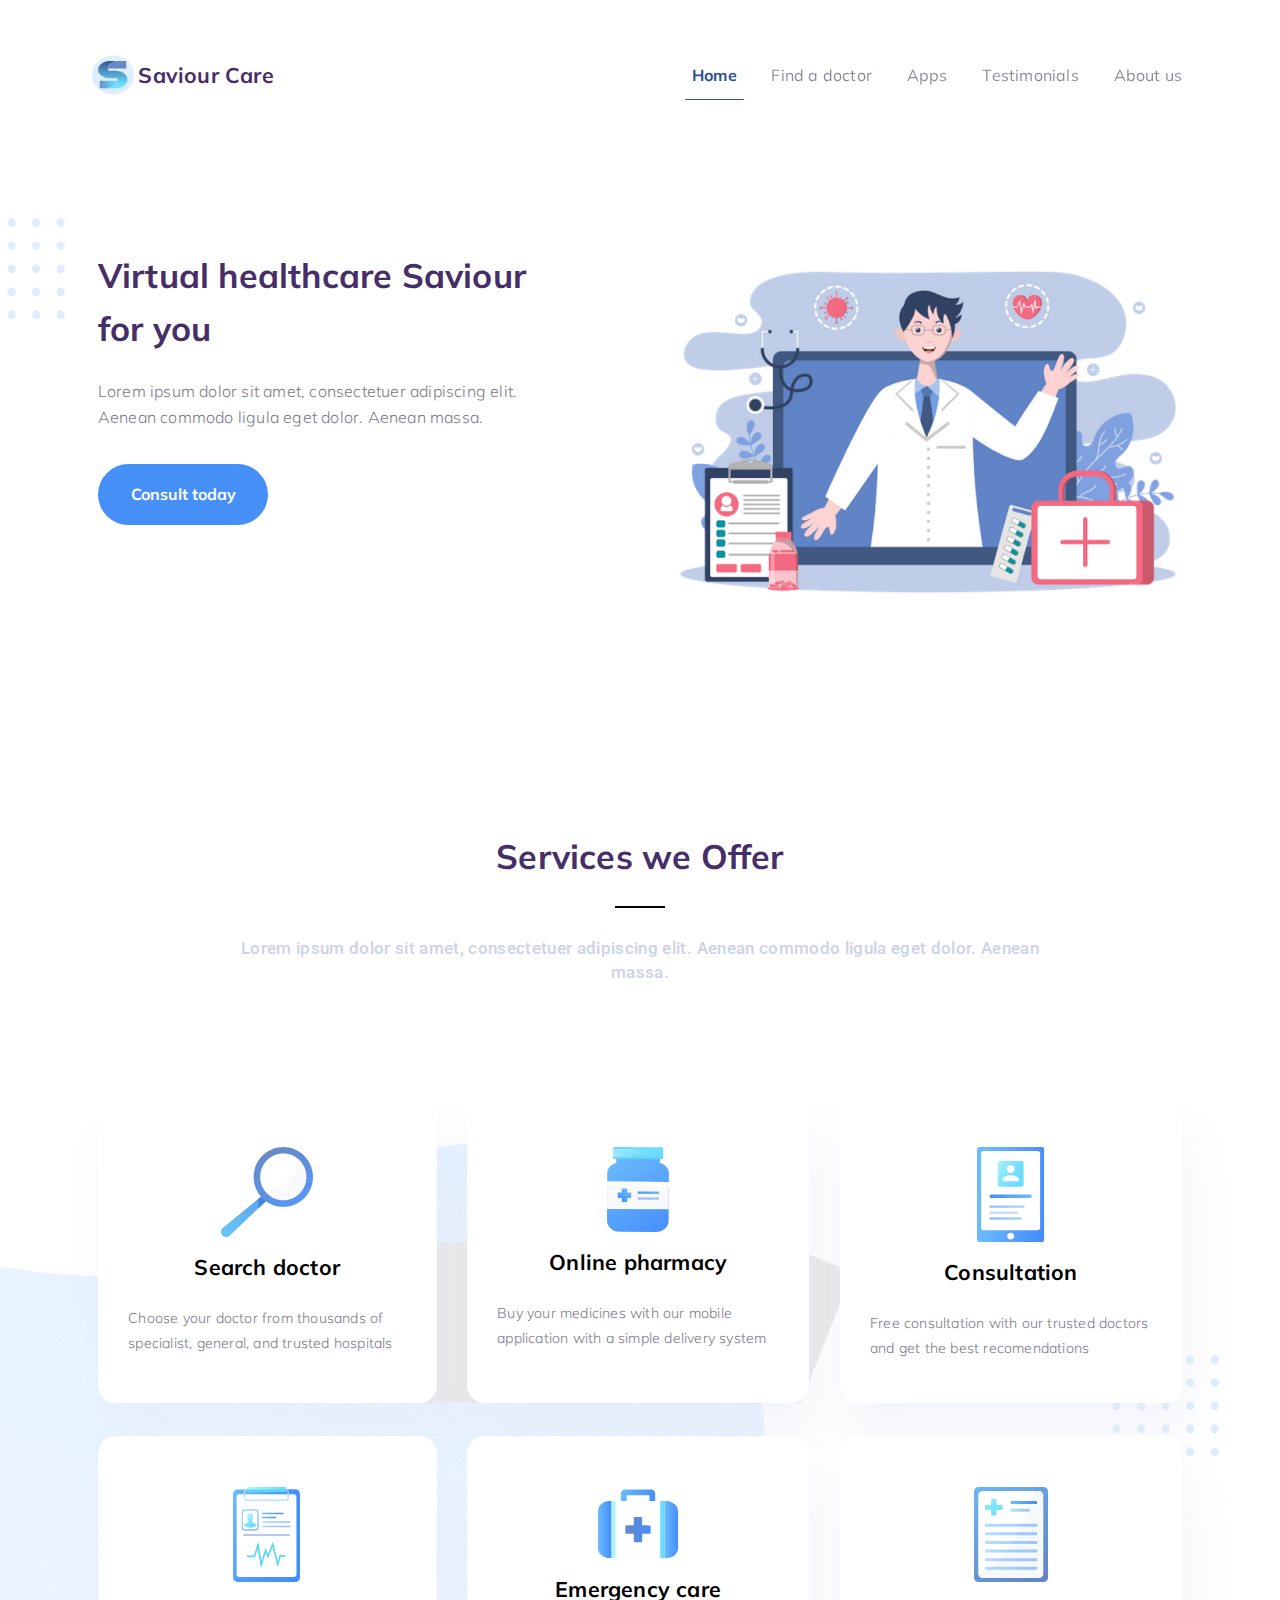
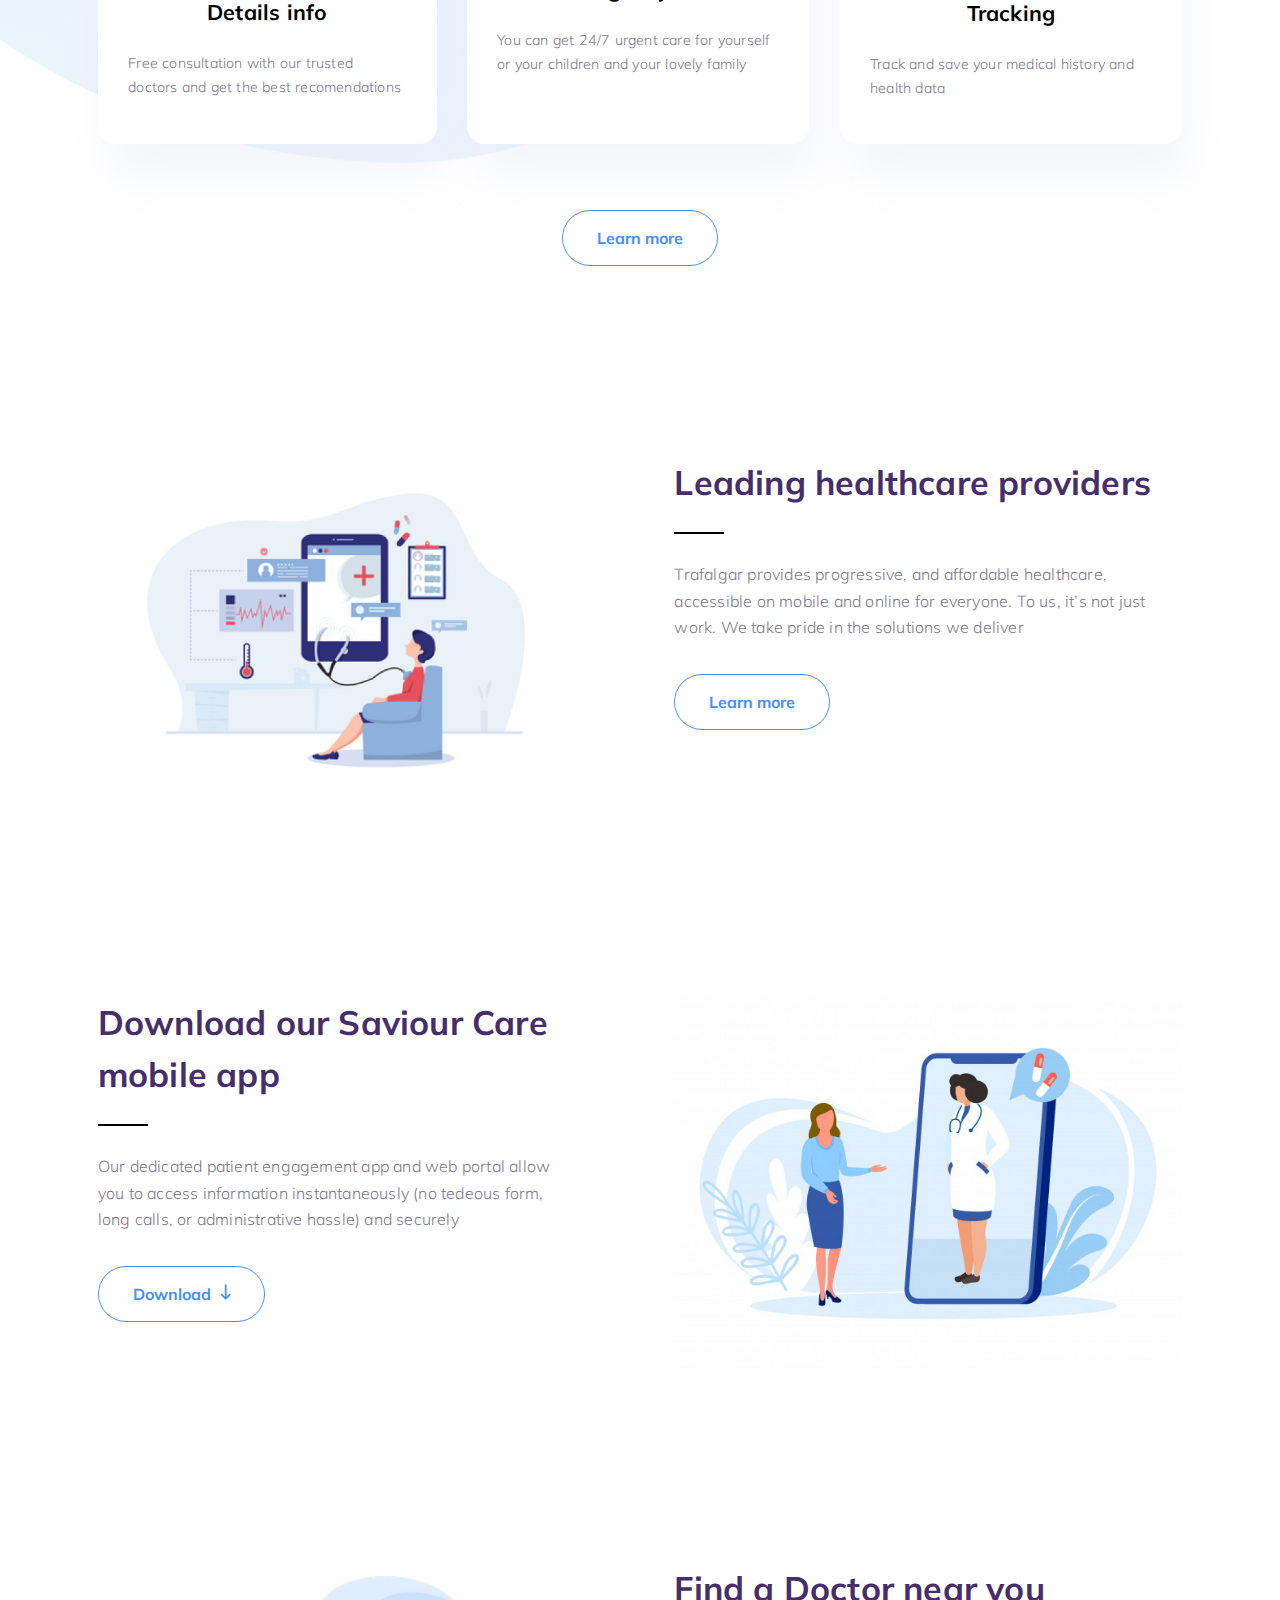
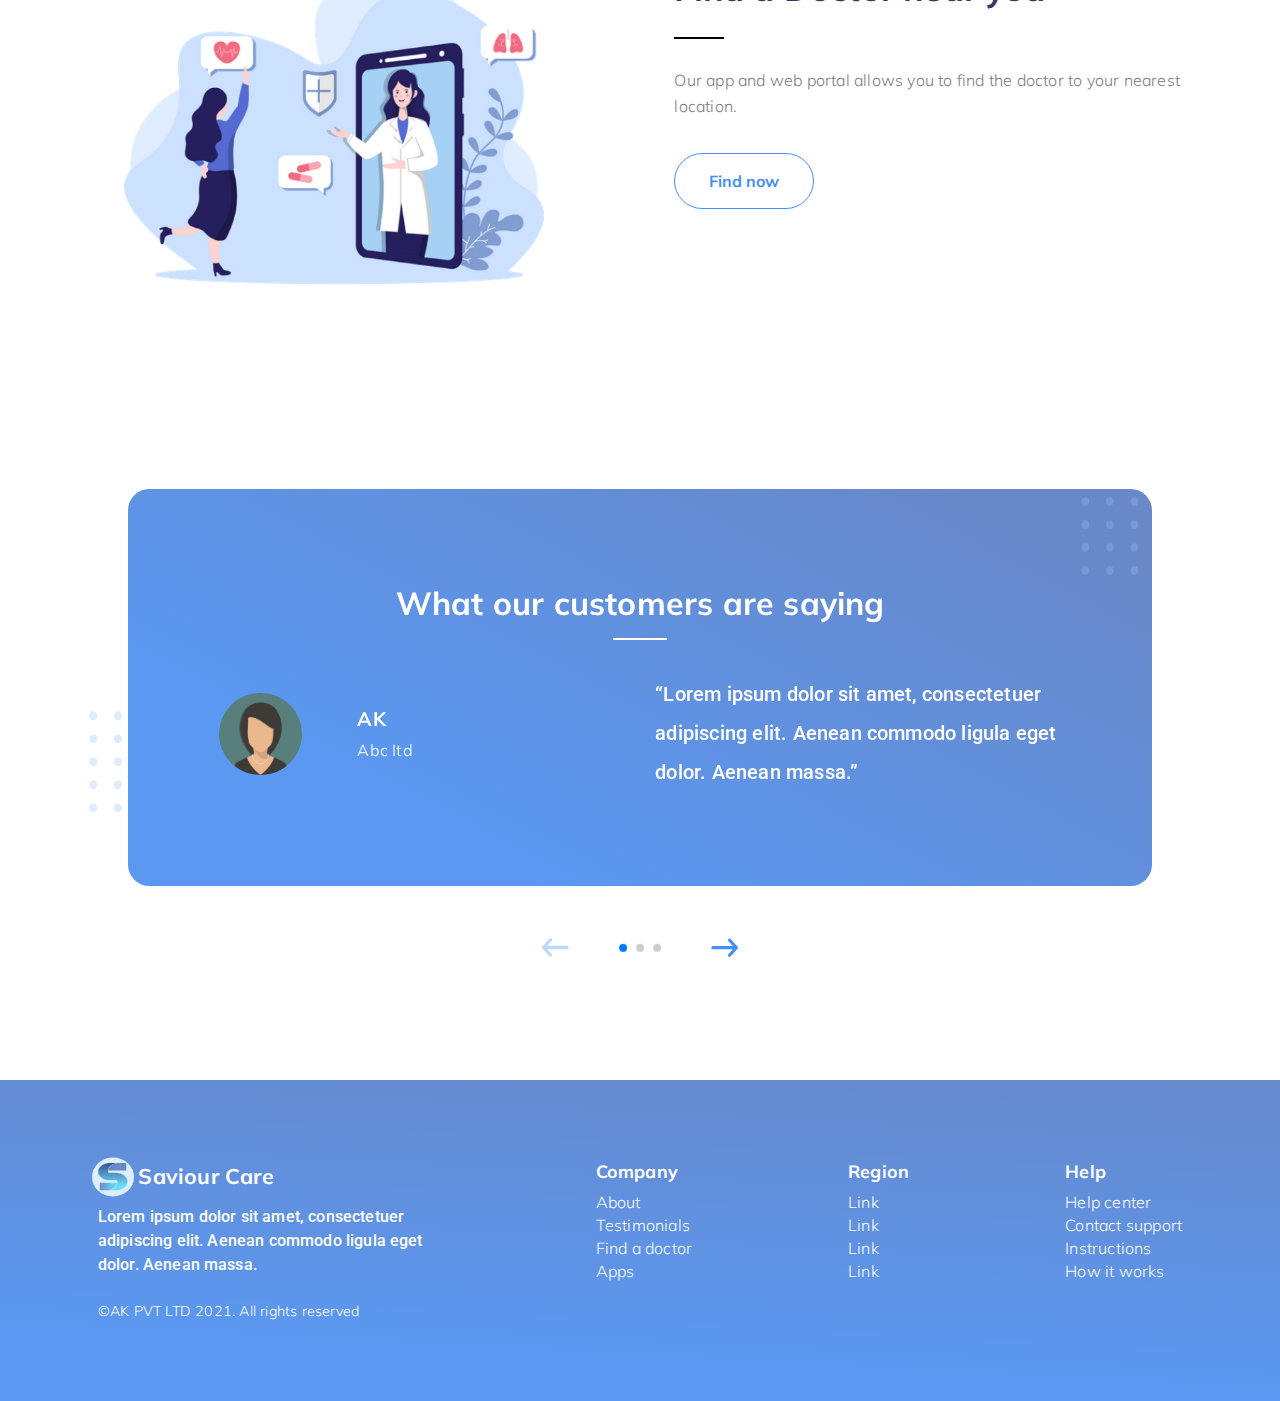
<file: index.html>
<!DOCTYPE html>
<html lang="en">
<head>
    <meta charset="UTF-8">
    <meta name="viewport" content="width=device-width, initial-scale=1.0">
    <title>Saviour Care</title>
    <link rel="stylesheet" href="css/styles.css">

    <!-- swiper -->
    <link
        rel="stylesheet"
        href="https://cdn.jsdelivr.net/npm/swiper@11/swiper-bundle.min.css"
    />

    <script src="https://cdn.jsdelivr.net/npm/swiper@11/swiper-bundle.min.js"></script>  
    <!--  -->
</head>
<body>
    <div class="wrapper">
<header id="header" class="header">
    <div class="header__container">
        <div class="logo">
            <div class="logo__icon">
                <img src="images/logo.svg">
            </div>
            <span class="logo__text">Saviour Care</span>
        </div>

        <div class="header-menu">
            <nav data-portal-options="mobileMenu,min,767.8,0" class="nav">
                <ul class="nav__list">
                    <li class="nav__link active">
                        <a href="#">Home</a>
                    </li>

                    <li class="nav__link">
                        <a href="#">Find a doctor</a>
                    </li>

                    <li class="nav__link">
                        <a href="#">Apps</a>
                    </li>

                    <li class="nav__link">
                        <a href="#">Testimonials</a>
                    </li>

                    <li class="nav__link">
                        <a href="#">About us</a>
                    </li>
                </ul>
            </nav>
            
            <!-- todo fix it and move to template -->
            <div id="burgerMenu" class="burger-menu">
                <div class="burger-menu__button">
                    <span></span>
                </div>
                <div id="mobileMenu" class="burger-menu__background"></div>
                <div class="burger-menu__backdrop"></div>
            </div>
        </div>
    </div>
</header>        <main class="page">
            <section class="page__hero hero section">
                <div class="__container-big">
                    <div class="decoration">
                        <img src="images/decoration-dots.svg" alt="decoration">
                    </div>
                    <div class="__container">
                        <div class="text-image">
                            <div class="text-image__content">
                                <h2 class="text-image__title">Virtual healthcare Saviour for you</h2>
                                <p class="text-image__text">Lorem ipsum dolor sit amet, consectetuer adipiscing elit. Aenean commodo ligula eget dolor. Aenean massa.</p>
                                <button type="button" class="text-image__btn btn-primary">Consult today</button>
                            </div>
                            <div class="text-image__img">
                                <img src="images/hero/media1.jpg" alt="doctor">
                            </div>
                        </div>
                    </div>
                </div>
            </section>

            <section class="page__services services section">
                <div class="ibg">
                    <img src="images/services/background.jpg" alt="background">
                </div>
                <div class="__container">
                    <div class="heading">
                        <h3 class="_title">Services we Offer</h3>
                        <div class="_hr"></div>
                        <p class="_text">Lorem ipsum dolor sit amet, consectetuer adipiscing elit. Aenean commodo ligula eget dolor. Aenean massa.</p>
                    </div>

                    <div class="services__cards">
                        <div class="decoration">
                            <img src="images/decoration-dots.svg" alt="decoration">
                        </div>
                        <div class="services__card services-card">
                            <div class="services-card__img">
                                <img src="images/services/search.svg" alt="search">
                            </div>
                            <h4 class="services-card__title">Search doctor</h4>
                            <p class="services-card__text">Choose your doctor from thousands of specialist, general, and trusted hospitals</p>
                        </div>

                        <div class="services__card services-card">
                            <div class="services-card__img">
                                <img src="images/services/pills.svg" alt="pills">
                            </div>
                            <h4 class="services-card__title">Online pharmacy</h4>
                            <p class="services-card__text">Buy  your medicines with our mobile application with a simple delivery system</p>
                        </div>

                        <div class="services__card services-card">
                            <div class="services-card__img">
                                <img src="images/services/phone.svg" alt="phone">
                            </div>
                            <h4 class="services-card__title">Consultation</h4>
                            <p class="services-card__text">Free consultation with our trusted doctors and get the best recomendations</p>
                        </div>

                        <div class="services__card services-card">
                            <div class="services-card__img">
                                <img src="images/services/details.svg" alt="details">
                            </div>
                            <h4 class="services-card__title">Details info</h4>
                            <p class="services-card__text">Free consultation with our trusted doctors and get the best recomendations</p>
                        </div>

                        <div class="services__card services-card">
                            <div class="services-card__img">
                                <img src="images/services/first-aid-kit.svg" alt="first aid kit">
                            </div>
                            <h4 class="services-card__title">Emergency care</h4>
                            <p class="services-card__text">You can get 24/7 urgent care for yourself or your children and your lovely family</p>
                        </div>

                        <div class="services__card services-card">
                            <div class="services-card__img">
                                <img src="images/services/history.svg" alt="history">
                            </div>
                            <h4 class="services-card__title">Tracking</h4>
                            <p class="services-card__text">Track and save your medical history and health data</p>
                        </div>
                    </div>

                    <button type="button" class="btn-outline">Learn more</button>
                </div>
            </section>

            <section class="page__healthcare healthcare section">
                <div class="__container">
                    <div class="text-image">
                        <div class="text-image__content">
                            <h2 class="text-image__title">Leading healthcare providers</h2>
                            <div class="text-image__hr"></div>
                            <p class="text-image__text">Trafalgar provides progressive, and affordable healthcare, accessible on mobile and online for everyone. To us, it’s not just work. We take pride in the solutions we deliver</p>
                            <button type="button" class="text-image__btn btn-outline">Learn more</button>
                        </div>
                        <div class="text-image__img">
                            <img src="images/healthcare/media1.jpg" alt="healthcare illustration">
                        </div>
                    </div>
                </div>
            </section>

            <section class="page__download download section">
                <div class="__container">
                    <div class="text-image">
                        <div class="text-image__content">
                            <h2 class="text-image__title">Download our Saviour Care mobile app</h2>
                            <div class="text-image__hr"></div>
                            <p class="text-image__text">Our dedicated patient engagement app and 
                                web portal allow you to access information instantaneously (no tedeous form, long calls, or administrative hassle) and securely</p>
                            <button type="button" class="text-image__btn btn-outline">
                                Download
                                <div class="icon">
                                    <svg width="11" height="16" viewBox="0 0 11 16" fill="none" xmlns="http://www.w3.org/2000/svg">
                                        <path d="M4.81951 1.05554L4.81951 12.6308L2.27646 10.0877C1.92569 9.73698 1.39954 9.73698 1.04878 10.0877C0.698014 10.4385 0.698014 10.9647 1.04878 11.3154L5.08258 15.3492C5.43335 15.7 5.95949 15.7 6.31026 15.3492L10.3441 11.3154C10.6948 10.9647 10.6948 10.4385 10.3441 10.0877C9.9933 9.73698 9.46715 9.73698 9.11638 10.0877L6.57333 12.6308L6.57333 1.05554C6.57333 0.617083 6.22257 0.178627 5.69642 0.178627C5.17027 0.178627 4.81951 0.617083 4.81951 1.05554Z" fill="#458FF6"/>
                                    </svg>
                                </div>    
                            </button>
                        </div>
                        <div class="text-image__img">
                            <img src="images/download/media1.jpg" alt="doctor">
                        </div>
                    </div>
                </div>
            </section>

            <section class="page__find find section">
                <div class="__container">
                    <div class="text-image">
                        <div class="text-image__content">
                            <h2 class="text-image__title">Find a Doctor near you</h2>
                            <div class="text-image__hr"></div>
                            <p class="text-image__text">Our  app and web portal allows you to find the doctor to your nearest location.</p>
                            <button type="button" class="text-image__btn btn-outline">Find now</button>
                        </div>
                        <div class="text-image__img">
                            <img src="images/find/media1.jpg" alt="find illustration">
                        </div>
                    </div>
                </div>
            </section>

            <section class="page__what what section">
                <div class="__container">
                    <!-- todo move image to styles? -->
                    <div class="decoration">
                        <img src="images/decoration-dots.svg" alt="decoration">
                    </div>
                    <div class="swiper">
                        <!-- Additional required wrapper -->
                        <div class="swiper-wrapper swiper-wrapper2">
                            <div class="decoration">
                                <img src="images/decoration-dots.svg" alt="decoration">
                            </div>

                            <!-- Slides -->
                            <div class="swiper-slide">
                            <h3 class="title">What our customers are saying</h3>
                            <div class="_hr"></div>
                            <div class="content">
                                <div class="avatar">
                                    <img src="images/customers/media1.svg" alt="avatar">
                                    <div class="description">
                                        <h4 class="description__title">AK</h4>
                                        <p class="description__text">Abc Itd</p>
                                    </div>
                                </div>

                                <div class="text">
                                    “Lorem ipsum dolor sit amet, consectetuer adipiscing elit. Aenean commodo ligula eget dolor. Aenean massa.” 
                                </div>
                            </div>
                        </div>
                        
                        <div class="swiper-slide">
                            <h3 class="title">What our customers are saying</h3>
                            <div class="_hr"></div>
                            <div class="content">
                                <div class="avatar">
                                    <img src="images/customers/media1.svg" alt="avatar">
                                    <div class="description">
                                        <h4 class="description__title">AK</h4>
                                        <p class="description__text">Abc Itd</p>
                                    </div>
                                </div>

                                <div class="text">
                                    “Lorem ipsum dolor sit amet, consectetuer adipiscing elit. Aenean commodo ligula eget dolor. Aenean massa.” 
                                </div>
                            </div>
                        </div>

                        <div class="swiper-slide">
                            <h3 class="title">What our customers are saying</h3>
                            <div class="_hr"></div>
                            <div class="content">
                                <div class="avatar">
                                    <img src="images/customers/media1.svg" alt="avatar">
                                    <div class="description">
                                        <h4 class="description__title">AK</h4>
                                        <p class="description__text">Abc Itd</p>
                                    </div>
                                </div>

                                <div class="text">
                                    “Lorem ipsum dolor sit amet, consectetuer adipiscing elit. Aenean commodo ligula eget dolor. Aenean massa.” 
                                </div>
                            </div>
                        </div>
                    </div>
                        <div class="controlls">
                            <div class="controlls__content">
                                <!-- If we need pagination -->
                                <div class="swiper-pagination"></div>
                                <!-- If we need navigation buttons -->
                                <div class="swiper-button-prev"></div>
                                <div class="swiper-button-next"></div>
                            </div>
                        </div>
                      </div>
                </div>
            </section>
        </main>
<footer class="footer">
    <div class="footer__container">
        <div class="footer__content content">
            <div class="logo">
                <div class="logo__icon">
                    <img src="images/logo.svg">
                </div>
                <span class="logo__text">Saviour Care</span>
            </div>

            <p class="content__text">Lorem ipsum dolor sit amet, consectetuer adipiscing elit. Aenean commodo ligula eget dolor. Aenean massa.</p>
            <blockquote class="copyright">©AK PVT LTD 2021. All rights reserved</blockquote>
        </div>

        <div class="footer__nav nav">
            <div class="nav__item nav-item">
                <h4 class="nav-item__title">Company</h4>
                <ul class="nav-item__list">
                    <li>
                        <a href="#" class="nav-item__link">About</a>
                    </li>
                    <li>
                        <a href="#" class="nav-item__link">Testimonials</a>
                    </li>
                    <li>
                        <a href="#" class="nav-item__link">Find a doctor</a>
                    </li>
                    <li>
                        <a href="#" class="nav-item__link">Apps</a>
                    </li>
                </ul>
            </div>

            <div class="nav__item nav-item">
                <h4 class="nav-item__title">Region</h4>
                <ul class="nav-item__list">
                    <li>
                        <a href="#" class="nav-item__link">Link</a>
                    </li>
                    <li>
                        <a href="#" class="nav-item__link">Link</a>
                    </li>
                    <li>
                        <a href="#" class="nav-item__link">Link</a>
                    </li>
                    <li>
                        <a href="#" class="nav-item__link">Link</a>
                    </li>
                </ul>
            </div>

            <div class="nav__item nav-item">
                <h4 class="nav-item__title">Help</h4>
                <ul class="nav-item__list">
                    <!-- todo check bem -->
                    <li>
                        <a href="#" class="nav-item__link">Help center</a>
                    </li>
                    <li>
                        <a href="#" class="nav-item__link">Contact support</a>
                    </li>
                    <li>
                        <a href="#" class="nav-item__link">Instructions</a>
                    </li>
                    <li>
                        <a href="#" class="nav-item__link">How it works</a>
                    </li>
                </ul>
            </div>
        </div>
    </div>
</footer>    </div>
    <script src="js/app.js"></script>
</body>
</html>
</file>
<file: css/styles.css>
@import url("https://fonts.googleapis.com/css2?family=Mulish:wght@300,400,700&display=swap");
@import url("https://fonts.googleapis.com/css2?family=Roboto:wght@500&display=swap");
/* functions */
/*  */
/* mixins */
/*  */
/*----------- reset styles --------------------------------------------------------------------------- */
* {
  padding: 0;
  margin: 0;
  border: 0;
}

*, *:before, *:after {
  -webkit-box-sizing: border-box;
  box-sizing: border-box;
}

:focus, :active {
  outline: none;
}

a:focus, a:active {
  outline: none;
}

nav, footer, header, aside {
  display: block;
}

html, body {
  height: 100%;
  width: 100%;
  font-size: 1rem;
  font-family: "Mulish", sans-serif;
  font-weight: 300;
  line-height: 1;
  letter-spacing: 0.2px;
  color: #7D7987;
  -ms-text-size-adjust: 100%;
  -moz-text-size-adjust: 100%;
  -webkit-text-size-adjust: 100%;
}

input, button, textarea {
  font-family: inherit;
  font-size: inherit;
}

input::-ms-clear {
  display: none;
}

button {
  cursor: pointer;
}

button::-moz-focus-inner {
  padding: 0;
  border: 0;
}

a, a:visited {
  text-decoration: none;
}

a:hover {
  text-decoration: none;
}

ul li {
  list-style-type: none;
}

img {
  vertical-align: top;
}

h1, h2, h3, h4, h5, h6 {
  font-size: inherit;
  font-weight: 400;
}

/*-------------------------------------------------------------------------------------- */
/* functions */
/*  */
/* mixins */
/*  */
.lock {
  overflow: hidden;
}

._title, .text-image__title {
  font-size: 36px;
  font-weight: 700;
  line-height: 155.556%;
  color: #462E6A;
}
@media (max-width: 1620px) {
  ._title, .text-image__title {
    font-size: calc(28px + 8 * (100vw - 320px) / (1620 - 320));
  }
}

._hr, .text-image__hr {
  width: 3.1111111111rem;
  height: 0.1111111111rem;
  background-color: #000;
  margin-bottom: 1.7222222222rem;
}

._text, .text-image__text {
  line-height: 166.667%;
  margin-bottom: 2.0555555556rem;
}

.text-image {
  -webkit-column-gap: 120px;
     -moz-column-gap: 120px;
          column-gap: 120px;
  display: -ms-grid;
  display: grid;
  -ms-grid-columns: auto 120px 46.83%;
  grid-template-columns: auto 46.83%;
}
@media (max-width: 1620px) {
  .text-image {
    -webkit-column-gap: calc(60px + 60 * (100vw - 320px) / (1620 - 320));
       -moz-column-gap: calc(60px + 60 * (100vw - 320px) / (1620 - 320));
            column-gap: calc(60px + 60 * (100vw - 320px) / (1620 - 320));
  }
}
@media (max-width: 47.99875em) {
  .text-image {
    -ms-grid-columns: 1fr;
    grid-template-columns: 1fr;
    row-gap: 1.6666666667rem;
  }
}
.text-image__content {
  display: -webkit-box;
  display: -ms-flexbox;
  display: flex;
  -webkit-box-orient: vertical;
  -webkit-box-direction: normal;
      -ms-flex-direction: column;
          flex-direction: column;
  -webkit-box-align: start;
      -ms-flex-align: start;
          align-items: flex-start;
}
.text-image__title {
  margin-bottom: 1.4444444444rem;
}
.text-image__img {
  max-width: 36.9444444444rem;
}
.text-image__img img {
  width: 100%;
  height: 100%;
}

.btn, .btn-outline, .btn-primary {
  padding-left: 36px;
  padding-right: 36px;
  padding-top: 18px;
  padding-bottom: 18px;
  text-align: center;
  color: #458FF6;
  border-radius: 2.7777777778rem;
  font-weight: 700;
  -webkit-transition: color 0.2s ease-in, background-color 0.2s ease-in;
  transition: color 0.2s ease-in, background-color 0.2s ease-in;
}
@media (max-width: 1620px) {
  .btn, .btn-outline, .btn-primary {
    padding-left: calc(28px + 8 * (100vw - 320px) / (1620 - 320));
  }
}
@media (max-width: 1620px) {
  .btn, .btn-outline, .btn-primary {
    padding-right: calc(28px + 8 * (100vw - 320px) / (1620 - 320));
  }
}
@media (max-width: 1620px) {
  .btn, .btn-outline, .btn-primary {
    padding-top: calc(14px + 4 * (100vw - 320px) / (1620 - 320));
  }
}
@media (max-width: 1620px) {
  .btn, .btn-outline, .btn-primary {
    padding-bottom: calc(14px + 4 * (100vw - 320px) / (1620 - 320));
  }
}

.btn-primary {
  padding-left: 36px;
  padding-right: 36px;
  padding-top: 23px;
  padding-bottom: 23px;
  color: #fff;
  background-color: #458FF6;
}
@media (max-width: 1620px) {
  .btn-primary {
    padding-left: calc(24px + 12 * (100vw - 320px) / (1620 - 320));
  }
}
@media (max-width: 1620px) {
  .btn-primary {
    padding-right: calc(24px + 12 * (100vw - 320px) / (1620 - 320));
  }
}
@media (max-width: 1620px) {
  .btn-primary {
    padding-top: calc(14px + 9 * (100vw - 320px) / (1620 - 320));
  }
}
@media (max-width: 1620px) {
  .btn-primary {
    padding-bottom: calc(14px + 9 * (100vw - 320px) / (1620 - 320));
  }
}
@media (hover: hover) {
  .btn-primary:hover {
    background-color: #1e75ef;
  }
}

.btn-outline {
  border: 0.0777777778rem solid #458FF6;
  background-color: transparent;
}
@media (hover: hover) {
  .btn-outline:hover {
    color: #fff;
    background-color: #458FF6;
  }
}

.decoration {
  position: absolute;
  width: 7.3055555556rem;
  height: 6.3888888889rem;
}
@media (max-width: 47.99875em) {
  .decoration {
    opacity: 0.6;
  }
}
.decoration img {
  width: 100%;
  height: 100%;
}

.ibg {
  position: absolute;
  top: 0;
  left: 0;
  z-index: -1;
}
.ibg img {
  width: 100%;
  height: 100%;
}

.section {
  padding-top: 95px;
  padding-bottom: 95px;
}
@media (max-width: 1620px) {
  .section {
    padding-top: calc(45px + 50 * (100vw - 320px) / (1620 - 320));
  }
}
@media (max-width: 1620px) {
  .section {
    padding-bottom: calc(45px + 50 * (100vw - 320px) / (1620 - 320));
  }
}

.footer {
  padding-top: 80px;
  padding-bottom: 80px;
  display: -webkit-box;
  display: -ms-flexbox;
  display: flex;
  background: linear-gradient(183deg, #6888C8 -8.57%, #5A98F2 82.96%);
}
@media (max-width: 1620px) {
  .footer {
    padding-top: calc(40px + 40 * (100vw - 320px) / (1620 - 320));
  }
}
@media (max-width: 1620px) {
  .footer {
    padding-bottom: calc(40px + 40 * (100vw - 320px) / (1620 - 320));
  }
}
.footer__container {
  display: -webkit-box;
  display: -ms-flexbox;
  display: flex;
  -webkit-box-pack: justify;
      -ms-flex-pack: justify;
          justify-content: space-between;
  width: 100%;
  -webkit-column-gap: 2.2222222222rem;
     -moz-column-gap: 2.2222222222rem;
          column-gap: 2.2222222222rem;
}
@media (max-width: 47.99875em) {
  .footer__container {
    -ms-flex-wrap: wrap;
        flex-wrap: wrap;
    row-gap: 2.7777777778rem;
  }
}
.footer .content {
  max-width: 20.5555555556rem;
}
.footer .content__text {
  margin-bottom: 1.6666666667rem;
  color: #FFF;
  -webkit-font-feature-settings: "clig" off, "liga" off;
          font-feature-settings: "clig" off, "liga" off;
  font-family: Roboto;
  font-weight: 500;
  line-height: 150%;
  letter-spacing: 0.01rem;
}
.footer .content .logo {
  display: -webkit-box;
  display: -ms-flexbox;
  display: flex;
  -webkit-box-align: center;
      -ms-flex-align: center;
          align-items: center;
  -webkit-column-gap: 0.6666666667rem;
     -moz-column-gap: 0.6666666667rem;
          column-gap: 0.6666666667rem;
  margin-bottom: 0.8888888889rem;
}
.footer .content .logo__icon {
  position: relative;
}
.footer .content .logo__icon img {
  position: relative;
  z-index: 1;
}
.footer .content .logo__icon::before {
  position: absolute;
  top: 0;
  left: 0;
  width: 100%;
  height: 100%;
  scale: 1.4;
  border-radius: 50%;
  background-color: #DEEEFE;
  z-index: 1;
  content: "";
}
.footer .content .logo__text {
  color: #fff;
  font-size: 1.3333333333rem;
  font-weight: 700;
}
.footer .content .copyright {
  color: #FFF;
  font-size: 0.8888888889rem;
}
.footer .nav {
  display: -webkit-box;
  display: -ms-flexbox;
  display: flex;
  -ms-grid-columns: (1fr)[3];
  grid-template-columns: repeat(3, 1fr);
  -webkit-box-pack: justify;
      -ms-flex-pack: justify;
          justify-content: space-between;
  max-width: 36.6666666667rem;
  width: 100%;
}
.footer .nav .nav-item {
  display: -webkit-box;
  display: -ms-flexbox;
  display: flex;
  -webkit-box-orient: vertical;
  -webkit-box-direction: normal;
      -ms-flex-direction: column;
          flex-direction: column;
  row-gap: 0.8333333333rem;
}
.footer .nav .nav-item__title {
  color: #FFF;
  font-size: 1.1111111111rem;
  font-weight: 700;
}
.footer .nav .nav-item__link {
  color: #FFF;
}
.footer .nav .nav-item__link:hover {
  text-decoration: underline;
}
.footer .nav .nav-item__list {
  display: -webkit-box;
  display: -ms-flexbox;
  display: flex;
  -webkit-box-orient: vertical;
  -webkit-box-direction: normal;
      -ms-flex-direction: column;
          flex-direction: column;
  row-gap: 0.4444444444rem;
}

.header {
  padding-top: 56px;
  padding-bottom: 56px;
  position: absolute;
  width: 100%;
  z-index: 50;
}
@media (max-width: 1620px) {
  .header {
    padding-top: calc(26px + 30 * (100vw - 320px) / (1620 - 320));
  }
}
@media (max-width: 1620px) {
  .header {
    padding-bottom: calc(26px + 30 * (100vw - 320px) / (1620 - 320));
  }
}
.header__container {
  display: -webkit-box;
  display: -ms-flexbox;
  display: flex;
  -webkit-box-pack: justify;
      -ms-flex-pack: justify;
          justify-content: space-between;
  position: relative;
}
@media (max-width: 47.99875em) {
  .header__container .nav {
    visibility: hidden;
  }
}
.header__container .nav__list {
  -webkit-column-gap: 40px;
     -moz-column-gap: 40px;
          column-gap: 40px;
  display: -webkit-box;
  display: -ms-flexbox;
  display: flex;
}
@media (max-width: 1620px) {
  .header__container .nav__list {
    -webkit-column-gap: calc(20px + 20 * (100vw - 320px) / (1620 - 320));
       -moz-column-gap: calc(20px + 20 * (100vw - 320px) / (1620 - 320));
            column-gap: calc(20px + 20 * (100vw - 320px) / (1620 - 320));
  }
}
.header__container .nav__link a {
  display: inline-block;
  color: #1F1534;
  font-weight: 400;
  opacity: 0.5;
}
.header__container .nav__link:not(.active) a {
  -webkit-transition: color 0.1s ease-in, opacity 0.1s ease-in, scale 0.1s ease-in;
  transition: color 0.1s ease-in, opacity 0.1s ease-in, scale 0.1s ease-in;
}
@media (hover: hover) {
  .header__container .nav__link:not(.active) a:hover {
    color: #2E4E92;
    opacity: 1;
    scale: 1.1;
  }
}
.header__container .nav__link.active a {
  position: relative;
  color: #2E4E92;
  font-weight: 700;
  opacity: 1;
}
.header__container .nav__link.active a::after {
  position: absolute;
  bottom: -1.0555555556rem;
  left: 0;
  width: 100%;
  height: 0.1111111111rem;
  content: "";
  background-color: #2E4E92;
  -webkit-transform: scaleX(1.3);
          transform: scaleX(1.3);
}
.header__container .logo {
  display: -webkit-box;
  display: -ms-flexbox;
  display: flex;
  -webkit-box-align: center;
      -ms-flex-align: center;
          align-items: center;
  -webkit-column-gap: 0.6666666667rem;
     -moz-column-gap: 0.6666666667rem;
          column-gap: 0.6666666667rem;
}
.header__container .logo__icon {
  position: relative;
}
.header__container .logo__icon::before {
  position: absolute;
  top: 0;
  left: 0;
  width: 100%;
  height: 100%;
  scale: 1.4;
  border-radius: 50%;
  background-color: #DEEEFE;
  z-index: -1;
  content: "";
}
.header__container .logo__text {
  color: #462E6A;
  font-size: 1.3333333333rem;
  font-weight: 700;
}
@media (max-width: 47.99875em) {
  .header__container .logo__text {
    display: none;
  }
}

.header-menu {
  display: -webkit-box;
  display: -ms-flexbox;
  display: flex;
  -webkit-box-align: center;
      -ms-flex-align: center;
          align-items: center;
}

#header {
  -webkit-transition: all 0.3s ease;
  transition: all 0.3s ease;
}

.header-scroll {
  padding-top: 32px;
  padding-bottom: 32px;
  position: fixed !important;
  top: 0;
  background-color: rgba(0, 0, 0, 0.5137254902);
}
@media (max-width: 1620px) {
  .header-scroll {
    padding-top: calc(20px + 12 * (100vw - 320px) / (1620 - 320));
  }
}
@media (max-width: 1620px) {
  .header-scroll {
    padding-bottom: calc(20px + 12 * (100vw - 320px) / (1620 - 320));
  }
}
@media (min-width: 47.99875em) {
  .header-scroll a, .header-scroll span {
    color: #fff !important;
  }
  .header-scroll a::after, .header-scroll span::after {
    display: none;
  }
}

@media (max-width: 47.99875em) {
  .header-menu {
    width: 2.7777777778rem;
    top: 0;
    right: 0;
    z-index: 1;
    -webkit-transition: width 0.24s ease-in;
    transition: width 0.24s ease-in;
  }
  .header-menu .nav {
    visibility: visible;
    position: absolute;
    top: 7.7777777778rem;
    width: 100%;
    z-index: 1;
  }
  .header-menu ul {
    display: -webkit-box;
    display: -ms-flexbox;
    display: flex;
    -webkit-box-orient: vertical;
    -webkit-box-direction: normal;
        -ms-flex-direction: column;
            flex-direction: column;
    -webkit-box-align: center;
        -ms-flex-align: center;
            align-items: center;
    row-gap: 2.1111111111rem;
    width: 100%;
  }
  .header-menu ul li {
    width: 100%;
  }
  .header-menu ul a {
    display: inline-block;
    width: 100%;
    text-align: center;
    font-size: 2.1111111111rem;
    color: #000;
  }
  .header-menu ul a::after {
    display: none;
  }
  .header-menu ul li.active a {
    font-weight: 300;
  }
  .header-menu ul button {
    display: block;
    width: 100%;
    font-size: 1.7777777778rem;
  }
}

.burger-menu {
  display: none;
  position: relative;
  width: 2.2222222222rem;
  height: 1.6666666667rem;
  -webkit-user-select: none;
     -moz-user-select: none;
      -ms-user-select: none;
          user-select: none;
}
@media (max-width: 47.99875em) {
  .burger-menu {
    display: block;
  }
}
.burger-menu__button {
  position: relative;
  width: 100%;
  height: 100%;
  cursor: pointer;
  z-index: 1;
}
.burger-menu__background {
  position: fixed;
  top: 0;
  right: 0;
  width: 0;
  height: 100%;
  background-color: rgba(242, 242, 242, 0.7803921569);
  -webkit-backdrop-filter: blur(0.1666666667rem);
          backdrop-filter: blur(0.1666666667rem);
  -webkit-transition: width 0.3s ease;
  transition: width 0.3s ease;
  content: "";
}
.burger-menu__backdrop {
  display: none;
  position: fixed;
  top: 0;
  left: 0;
  width: 25%;
  height: 100%;
  background-color: transparent;
}
.burger-menu.opened .burger-menu__backdrop {
  display: block;
}
.burger-menu.opened .burger-menu__background {
  width: 75%;
}
.burger-menu__button span::before, .burger-menu__button span::after, .burger-menu__button span {
  position: absolute;
  -webkit-transform: translateY(325%);
          transform: translateY(325%);
  left: 0;
  width: 100%;
  height: 0.2222222222rem;
  border-radius: 0.2777777778rem;
  background-color: rgb(18, 18, 18);
  -webkit-transition: rotate 0.3s ease-in-out, -webkit-transform 0.3s ease-in-out;
  transition: rotate 0.3s ease-in-out, -webkit-transform 0.3s ease-in-out;
  transition: transform 0.3s ease-in-out, rotate 0.3s ease-in-out;
  transition: transform 0.3s ease-in-out, rotate 0.3s ease-in-out, -webkit-transform 0.3s ease-in-out;
  content: "";
}
.burger-menu__button span::before {
  -webkit-transform: translateY(-325%);
          transform: translateY(-325%);
}
.burger-menu__button span::after {
  -webkit-transform: translateY(325%);
          transform: translateY(325%);
}
.burger-menu.opened .burger-menu__button span::before {
  top: 0;
  rotate: 45deg;
  -webkit-transform: translateY(0);
          transform: translateY(0);
  background-color: red;
}
.burger-menu.opened .burger-menu__button span::after {
  -webkit-transform: translateY(0);
          transform: translateY(0);
  top: 0;
  rotate: -45deg;
  background-color: red;
}
.burger-menu__button span {
  position: relative;
  display: block;
  -webkit-transition: background-color 0.2s ease-in-out;
  transition: background-color 0.2s ease-in-out;
}
.burger-menu.opened .burger-menu__button span {
  background-color: transparent;
}

.display {
  position: absolute;
  width: 75%;
  height: 100%;
}
.display li a {
  color: #2E4E92;
  opacity: 1;
}

.wrapper {
  min-height: 100%;
  display: -webkit-box;
  display: -ms-flexbox;
  display: flex;
  -webkit-box-orient: vertical;
  -webkit-box-direction: normal;
      -ms-flex-direction: column;
          flex-direction: column;
  overflow: hidden;
}
.wrapper > main {
  -webkit-box-flex: 1;
      -ms-flex: 1 1 auto;
          flex: 1 1 auto;
}
.wrapper > * {
  min-width: 0;
}

[class*=__container] {
  max-width: 69.4444444444rem;
  padding: 0.8333333333rem;
  margin: 0 auto;
}

[class*=__container-big] {
  max-width: 91.6666666667rem;
  padding: 0.8333333333rem;
  margin: 0 auto;
}

[class*=__container-big] {
  max-width: 90rem;
  -webkit-box-sizing: content-box;
          box-sizing: content-box;
}

/* hero */
.hero .text-image__img {
  max-width: 42.7222222222rem;
  aspect-ratio: 769/554;
}
.hero .text-image__img img {
  width: 100%;
  height: 100%;
}

.hero.section {
  padding-top: 238px;
  padding-bottom: 105px;
}
@media (max-width: 1620px) {
  .hero.section {
    padding-top: calc(180px + 58 * (100vw - 320px) / (1620 - 320));
  }
}
@media (max-width: 1620px) {
  .hero.section {
    padding-bottom: calc(60px + 45 * (100vw - 320px) / (1620 - 320));
  }
}

.decoration {
  top: 24.24%;
  left: 0;
  -webkit-transform: translateX(-40%);
          transform: translateX(-40%);
}

/*  */
/* services */
.services {
  position: relative;
}
.services .__container {
  display: -webkit-box;
  display: -ms-flexbox;
  display: flex;
  -webkit-box-orient: vertical;
  -webkit-box-direction: normal;
      -ms-flex-direction: column;
          flex-direction: column;
  -webkit-box-pack: center;
      -ms-flex-pack: center;
          justify-content: center;
}
.services .heading {
  margin-bottom: 86px;
  display: -webkit-box;
  display: -ms-flexbox;
  display: flex;
  -webkit-box-orient: vertical;
  -webkit-box-direction: normal;
      -ms-flex-direction: column;
          flex-direction: column;
  -webkit-box-align: center;
      -ms-flex-align: center;
          align-items: center;
  margin-right: auto;
  margin-left: auto;
  max-width: 50.5555555556rem;
}
@media (max-width: 1620px) {
  .services .heading {
    margin-bottom: calc(56px + 30 * (100vw - 320px) / (1620 - 320));
  }
}
.services .heading ._title, .services .heading .text-image__title {
  margin-bottom: 1.4444444444rem;
}
.services .heading ._text, .services .heading .text-image__text {
  color: #CCD2E9;
  text-align: center;
  -webkit-font-feature-settings: "clig" off, "liga" off;
          font-feature-settings: "clig" off, "liga" off;
  font-family: Roboto;
  font-size: 1.0555555556rem;
  font-weight: 500;
  line-height: 142.105%;
  letter-spacing: 0.0211111111rem;
}
.services .heading ._hr, .services .heading .text-image__hr {
  margin-bottom: 1.8333333333rem;
}
.services__cards {
  margin-bottom: 72px;
  position: relative;
  display: -ms-grid;
  display: grid;
  -ms-grid-columns: 31.25% 1.8888888889rem 1fr 1.8888888889rem 1fr;
  grid-template-columns: 31.25% 1fr 1fr;
  -webkit-column-gap: 1.8888888889rem;
     -moz-column-gap: 1.8888888889rem;
          column-gap: 1.8888888889rem;
  row-gap: 2.0555555556rem;
}
@media (max-width: 1620px) {
  .services__cards {
    margin-bottom: calc(50px + 22 * (100vw - 320px) / (1620 - 320));
  }
}
@media (max-width: 61.99875em) {
  .services__cards {
    -ms-grid-columns: (46%)[2];
    grid-template-columns: repeat(2, 46%);
  }
}
@media (max-width: 47.99875em) {
  .services__cards {
    -ms-grid-columns: 94%;
    grid-template-columns: 94%;
    -webkit-box-pack: center;
        -ms-flex-pack: center;
            justify-content: center;
  }
}
.services-card {
  padding-left: 32px;
  padding-right: 32px;
  padding-top: 56px;
  padding-bottom: 46px;
  display: -webkit-box;
  display: -ms-flexbox;
  display: flex;
  -webkit-box-orient: vertical;
  -webkit-box-direction: normal;
      -ms-flex-direction: column;
          flex-direction: column;
  -webkit-box-align: center;
      -ms-flex-align: center;
          align-items: center;
  border-radius: 1.1111111111rem;
  background-color: #fff;
  -webkit-box-shadow: 0.5555555556rem 2.2222222222rem 2.7777777778rem 0rem rgba(229, 233, 246, 0.4);
          box-shadow: 0.5555555556rem 2.2222222222rem 2.7777777778rem 0rem rgba(229, 233, 246, 0.4);
}
@media (max-width: 1620px) {
  .services-card {
    padding-left: calc(26px + 6 * (100vw - 320px) / (1620 - 320));
  }
}
@media (max-width: 1620px) {
  .services-card {
    padding-right: calc(26px + 6 * (100vw - 320px) / (1620 - 320));
  }
}
@media (max-width: 1620px) {
  .services-card {
    padding-top: calc(38px + 18 * (100vw - 320px) / (1620 - 320));
  }
}
@media (max-width: 1620px) {
  .services-card {
    padding-bottom: calc(32px + 14 * (100vw - 320px) / (1620 - 320));
  }
}
.services-card__img {
  margin-bottom: 1.2222222222rem;
}
.services-card__title {
  margin-bottom: 1.7222222222rem;
  color: #000;
  text-align: center;
  font-size: 1.3333333333rem;
  font-weight: 700;
  line-height: 100%;
}
.services-card__text {
  color: #7D7987;
  font-size: 0.8888888889rem;
  line-height: 175%;
}
.services .btn-outline {
  margin: 0 auto;
}
.services .decoration {
  top: 40%;
  right: -5.5555555556rem;
  left: auto;
  z-index: -1;
}
.services .ibg {
  translate: 0 20%;
}

/*  */
/* healthcare */
.healthcare .text-image__img {
  -webkit-box-ordinal-group: 1;
      -ms-flex-order: 0;
          order: 0;
}
.healthcare .text-image__content {
  -webkit-box-ordinal-group: 2;
      -ms-flex-order: 1;
          order: 1;
}

/*  */
/* download */
.download .__container {
  position: relative;
}
.download button {
  display: -webkit-box;
  display: -ms-flexbox;
  display: flex;
  -webkit-column-gap: 0.5555555556rem;
     -moz-column-gap: 0.5555555556rem;
          column-gap: 0.5555555556rem;
  -ms-flex-line-pack: center;
      align-content: center;
}
.download button .icon svg {
  max-width: 0.8333333333rem;
  max-height: 1.1111111111rem;
}
.download button .icon svg path {
  -webkit-transition: all 0.2s ease-in;
  transition: all 0.2s ease-in;
}
.download button:hover svg path {
  fill: #fff;
}

/*  */
/* find */
.find .__container .text-image__img {
  -webkit-box-ordinal-group: 1;
      -ms-flex-order: 0;
          order: 0;
}
.find .__container .text-image__content {
  -webkit-box-ordinal-group: 2;
      -ms-flex-order: 1;
          order: 1;
}

/*  */
/* what */
.what .__container {
  position: relative;
}
.what .decoration {
  top: 45%;
  left: 0;
  -webkit-transform: translateX(0);
          transform: translateX(0);
}
.what .content {
  display: -ms-grid;
  display: grid;
  -ms-grid-columns: auto 48.21%;
  grid-template-columns: auto 48.21%;
}
@media (max-width: 47.99875em) {
  .what .content {
    -ms-grid-columns: auto;
    grid-template-columns: auto;
    row-gap: 2.2222222222rem;
  }
}
.what .swiper-slide {
  display: -webkit-box;
  display: -ms-flexbox;
  display: flex;
  -webkit-box-orient: vertical;
  -webkit-box-direction: normal;
      -ms-flex-direction: column;
          flex-direction: column;
  -webkit-box-pack: center;
      -ms-flex-pack: center;
          justify-content: center;
}
.what .title {
  color: #FFF;
  font-size: 2rem;
  font-weight: 700;
  line-height: 133.333%;
  text-align: center;
  margin-bottom: 0.8333333333rem;
}
.what .avatar {
  display: -webkit-box;
  display: -ms-flexbox;
  display: flex;
  -webkit-box-align: center;
      -ms-flex-align: center;
          align-items: center;
  width: -webkit-fit-content;
  width: -moz-fit-content;
  width: fit-content;
  -webkit-column-gap: 68px;
     -moz-column-gap: 68px;
          column-gap: 68px;
}
@media (max-width: 1620px) {
  .what .avatar {
    -webkit-column-gap: calc(20px + 48 * (100vw - 320px) / (1620 - 320));
       -moz-column-gap: calc(20px + 48 * (100vw - 320px) / (1620 - 320));
            column-gap: calc(20px + 48 * (100vw - 320px) / (1620 - 320));
  }
}
.what .avatar .description {
  display: -webkit-box;
  display: -ms-flexbox;
  display: flex;
  -webkit-box-orient: vertical;
  -webkit-box-direction: normal;
      -ms-flex-direction: column;
          flex-direction: column;
  row-gap: 0.8333333333rem;
}
.what .avatar .description h4 {
  color: #FFF;
  font-size: 1.2222222222rem;
  font-weight: 700;
}
.what .avatar .description p {
  color: rgba(255, 255, 255, 0.85);
  font-weight: 400;
}
.what .text {
  color: #FFF;
  -webkit-font-feature-settings: "clig" off, "liga" off;
          font-feature-settings: "clig" off, "liga" off;
  font-family: Roboto;
  font-size: 1.2222222222rem;
  font-weight: 500;
  line-height: 200%;
  letter-spacing: 0.0122222222rem;
}
@media (max-width: 61.99875em) {
  .what .text {
    line-height: 150%;
  }
}
.what ._hr, .what .text-image__hr {
  background-color: #fff;
  width: 3.3333333333rem;
  height: 0.1111111111rem;
  -ms-flex-item-align: center;
      -ms-grid-row-align: center;
      align-self: center;
  margin-bottom: 2.2222222222rem;
  -ms-flex-negative: 0;
      flex-shrink: 0;
}

/*  */
.swiper {
  max-width: 94.4%; /* 1180/1250 */
  width: 100%;
  width: 65.5555555556rem;
  height: 31rem;
}
.swiper-wrapper {
  position: relative;
}
.swiper-wrapper .decoration {
  top: 0;
  left: 100%;
  translate: -65% -15%;
  z-index: 10;
}
.swiper .swiper-slide {
  padding-left: calc(57px + 80 * (100vw - 810px) / (1920 - 810));
  padding-right: calc(57px + 80 * (100vw - 810px) / (1920 - 810));
  padding-top: calc(60px + 13 * (100vw - 810px) / (1920 - 810));
  padding-bottom: calc(60px + 13 * (100vw - 810px) / (1920 - 810));
  height: 80%;
  border-radius: 1.3333333333rem;
  background: linear-gradient(208deg, #6888C8 9.05%, #5A98F2 76.74%);
}
@media (max-width: 47.99875em) {
  .swiper .swiper-slide {
    height: 85%;
  }
}
.swiper .controlls {
  position: absolute;
  bottom: 0;
  left: 50%;
  -webkit-transform: translateX(-50%);
          transform: translateX(-50%);
  z-index: 1;
}
.swiper .controlls__content {
  display: -webkit-box;
  display: -ms-flexbox;
  display: flex;
  position: relative;
  width: 100%;
}
.swiper .controlls__content .swiper-button-prev {
  translate: -400% -85%;
  background-image: url("../images/what/arrow-right.svg");
  background-position: center;
  background-size: contain;
  background-repeat: no-repeat;
  rotate: 180deg;
  -webkit-box-shadow: none;
          box-shadow: none;
}
.swiper .controlls__content .swiper-button-prev::after {
  display: none;
}
.swiper .controlls__content .swiper-button-next {
  translate: 400% -85%;
  background-image: url("../images/what/arrow-right.svg");
  background-position: center;
  background-size: contain;
  background-repeat: no-repeat;
}
.swiper .controlls__content .swiper-button-next::after {
  display: none;
}
.swiper .controlls__content .swiper-pagination {
  display: -webkit-box;
  display: -ms-flexbox;
  display: flex;
  -webkit-box-orient: vertical;
  -webkit-box-direction: normal;
      -ms-flex-direction: column;
          flex-direction: column;
  row-gap: 0.5555555556rem;
  rotate: -90deg;
}

/*  */
</file>
